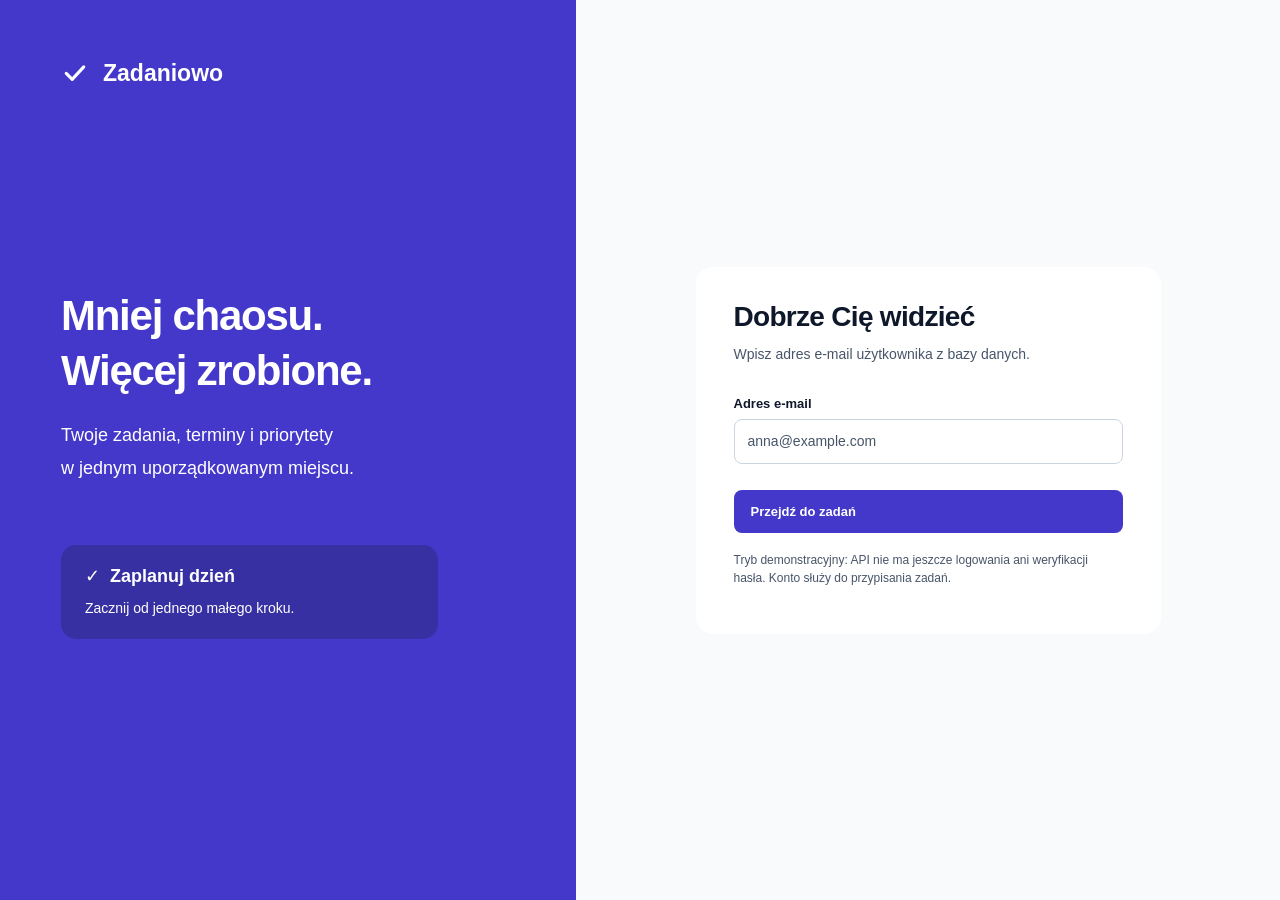
<file: frontend/index.html>
<!doctype html>
<html lang="pl">
<head>
  <meta charset="UTF-8">
  <meta name="viewport" content="width=device-width, initial-scale=1">
  <meta name="theme-color" content="#4338CA">
  <meta name="description" content="Wybierz konto demonstracyjne i wróć do swoich zadań.">
  <title>Wybór konta — Zadaniowo</title>
  <link rel="stylesheet" href="style.css">
  <script src="app.js" defer></script>
</head>
<body>
  <main class="login-page">
    <section class="intro" aria-label="O aplikacji Zadaniowo">
      <div class="intro__content">
        <div class="brand" aria-label="Zadaniowo">
          <svg class="brand__mark" viewBox="0 0 24 24" fill="none" aria-hidden="true"><path d="m4.5 12.3 5.1 5.1L19.5 6.8" stroke="currentColor" stroke-width="2.7" stroke-linecap="round" stroke-linejoin="round"/></svg>
          <span>Zadaniowo</span>
        </div>
        <div class="intro__message">
          <h1>Mniej chaosu.<br>Więcej zrobione.</h1>
          <p>Twoje zadania, terminy i priorytety<br class="desktop-break"> w jednym uporządkowanym miejscu.</p>
        </div>
        <div class="tip">
          <div class="tip__title"><span aria-hidden="true">✓</span> Zaplanuj dzień</div>
          <p>Zacznij od jednego małego kroku.</p>
        </div>
      </div>
    </section>
    <section class="form-area" aria-label="Wybór konta demonstracyjnego">
      <div class="login-card">
        <h2>Dobrze Cię widzieć</h2>
        <p class="login-card__subtitle">Wpisz adres e-mail użytkownika z bazy danych.</p>
        <form id="login-form">
          <div class="field">
            <label for="email">Adres e-mail</label>
            <input id="email" name="email" type="email" placeholder="anna@example.com" autocomplete="username" required>
          </div>

          <button class="submit-button" type="submit">Przejdź do zadań</button>
        </form>
        <p class="demo-note">Tryb demonstracyjny: API nie ma jeszcze logowania ani weryfikacji hasła. Konto służy do przypisania zadań.</p>
        <p id="form-message" class="form-message" role="status" aria-live="polite" hidden></p>
      </div>
    </section>
  </main>
</body>
</html>
</file>
<file: frontend/style.css>
:root {
  font-family: Inter, "Segoe UI", Arial, sans-serif;
  color: #0F172A;
  background: #F8FAFC;
  font-synthesis: none;
  text-rendering: optimizeLegibility;
  -webkit-font-smoothing: antialiased;
}

/* Base */
* {
  box-sizing: border-box;
}

body {
  margin: 0;
}

button,
input {
  font: inherit;
}

.brand,
.intro__message h1,
.login-card h2 {
  font-family: Manrope, "Segoe UI", Arial, sans-serif;
}

/* Page layout */
.login-page {
  display: grid;
  grid-template-columns: 45% 55%;
  min-width: 1100px;
  min-height: 100vh;
}

/* Intro panel */
.intro {
  background: #4338CA;
  color: #fff;
}

.intro__content {
  display: flex;
  flex-direction: column;
  min-height: 100vh;
  padding: 59px 61px 60px;
}

.brand {
  display: flex;
  align-items: center;
  gap: 14px;
  font-size: 23px;
  font-weight: 700;
  line-height: 1;
}

.brand__mark {
  width: 28px;
  height: 28px;
}

.intro__message {
  margin-top: auto;
}

.intro__message h1 {
  margin: 0;
  font-size: clamp(32px, 3.55vw, 42px);
  font-weight: 750;
  letter-spacing: -.03em;
  line-height: 1.31;
}

.intro__message p {
  margin: 21px 0 0;
  color: #FFFFFF;
  font-size: 18px;
  line-height: 1.85;
}

.tip {
  width: 100%;
  max-width: 377px;
  margin-top: 59px;
  margin-bottom: auto;
  padding: 20px 24px 21px;
  border-radius: 15px;
  background: #3730A3;
}

.tip__title {
  display: flex;
  align-items: baseline;
  gap: 10px;
  font-size: 18px;
  font-weight: 650;
}

.tip p {
  margin: 11px 0 0;
  color: #FFFFFF;
  font-size: 14px;
  line-height: 1.45;
}

/* Login card */
.form-area {
  display: flex;
  align-items: center;
  justify-content: center;
  min-width: 0;
  padding: 40px 30px;
  background: #F8FAFC;
}

.login-card {
  width: min(100%, 465px);
  padding: 32px 38px 47px;
  border-radius: 17px;
  background: #fff;
}

.login-card h2 {
  margin: 0;
  font-size: 28px;
  font-weight: 750;
  letter-spacing: -.025em;
  line-height: 1.25;
}

.login-card__subtitle {
  margin: 10px 0 31px;
  color: #475569;
  font-size: 14px;
  line-height: 1.5;
}

/* Form fields */
.field {
  margin-bottom: 22px;
}

.field label {
  display: block;
  margin-bottom: 8px;
  font-size: 13px;
  font-weight: 650;
}

.field input {
  display: block;
  width: 100%;
  height: 45px;
  padding: 0 13px;
  border: 1px solid #CBD5E1;
  border-radius: 8px;
  outline: none;
  background: #fff;
  color: #0F172A;
  font-size: 14px;
  transition: border-color .15s, box-shadow .15s;
}

.field input::placeholder {
  color: #475569;
  opacity: 1;
}

.field input:focus {
  border-color: #4338CA;
  box-shadow: 0 0 0 3px rgb(67 56 202 / 13%);
}

.field--password {
  margin-bottom: 12px;
}

/* Form actions and feedback */
.forgot-row {
  display: flex;
  justify-content: flex-end;
}

.text-button,
.register-button {
  padding: 0;
  border: 0;
  background: none;
  color: #4338CA;
  cursor: pointer;
  font-size: 13px;
}

.text-button:hover,
.register-button:hover {
  text-decoration: underline;
}

.text-button:focus-visible,
.register-button:focus-visible,
.submit-button:focus-visible {
  outline: 3px solid #a7a3ff;
  outline-offset: 3px;
}

.submit-button {
  display: block;
  width: 100%;
  height: 43px;
  margin-top: 26px;
  padding-left: 17px;
  border: 0;
  border-radius: 8px;
  background: #4338CA;
  color: #fff;
  cursor: pointer;
  font-size: 13px;
  font-weight: 650;
  text-align: left;
  transition: background-color .15s;
}

.submit-button:hover {
  background: #3730A3;
}

.register-button {
  display: block;
  margin: 27px auto 0;
}

.form-message {
  margin: 17px 0 0;
  padding: 11px 12px;
  border-radius: 8px;
  background: #EEF2FF;
  color: #3730A3;
  font-size: 12px;
  line-height: 1.4;
}

.demo-note {
  margin: 18px 0 0;
  color: #475569;
  font-size: 12px;
  line-height: 1.5;
}
.submit-button:disabled {
  opacity: .65;
  cursor: wait;
}
</file>
<file: frontend/tasks.css>
[hidden] { display: none !important; }

body {
  min-width: 1100px;
  background: #F8FAFC;
}

button,
input,
textarea,
select {
  font: inherit;
}

button,
a,
input,
textarea,
select {
  -webkit-tap-highlight-color: transparent;
}

button:focus-visible,
a:focus-visible,
input:focus-visible,
textarea:focus-visible,
select:focus-visible {
  outline: 3px solid #A5B4FC;
  outline-offset: 3px;
}

/* Shared header */
.app-header {
  display: flex;
  align-items: center;
  justify-content: space-between;
  height: 80px;
  padding: 0 40px;
  background: #FFFFFF;
}

.app-brand {
  display: inline-flex;
  align-items: center;
  gap: 12px;
  color: #0F172A;
  font-family: Manrope, "Segoe UI", Arial, sans-serif;
  font-size: 22px;
  font-weight: 700;
  text-decoration: none;
}

.app-brand__mark {
  display: grid;
  width: 32px;
  height: 32px;
  place-items: center;
  border-radius: 8px;
  background: #4338CA;
  color: #FFFFFF;
  font-size: 24px;
  line-height: 1;
}

.app-header__account {
  display: flex;
  align-items: center;
  gap: 30px;
  color: #475569;
  font-size: 14px;
}

.link-button {
  padding: 0;
  border: 0;
  background: transparent;
  color: #4338CA;
  cursor: pointer;
}

/* Task list */
.tasks-main {
  max-width: 1200px;
  margin: 0 auto;
  padding: 31px 64px 90px;
}

.page-heading {
  display: flex;
  align-items: flex-start;
  justify-content: space-between;
  gap: 32px;
  margin-bottom: 27px;
}

.page-heading h1,
.task-form-card h1 {
  margin: 0;
  font-family: Manrope, "Segoe UI", Arial, sans-serif;
  font-size: 32px;
  font-weight: 700;
  line-height: 1.3;
}

.page-heading p,
.task-form-card > p {
  margin: 8px 0 0;
  color: #475569;
  font-size: 16px;
}

.primary-button {
  display: inline-flex;
  align-items: center;
  justify-content: center;
  min-height: 44px;
  padding: 0 19px;
  border: 0;
  border-radius: 10px;
  background: #4338CA;
  color: #FFFFFF;
  cursor: pointer;
  font-size: 14px;
  font-weight: 600;
  text-decoration: none;
}

.primary-button:hover {
  background: #3730A3;
}

.add-button {
  min-width: 190px;
  margin-top: 7px;
}

.tasks-toolbar {
  display: flex;
  align-items: center;
  justify-content: space-between;
  min-height: 60px;
  padding: 9px 14px;
  border-radius: 12px;
  background: #FFFFFF;
}

.filters {
  display: flex;
  align-items: center;
  gap: 10px;
}

.filter {
  min-height: 40px;
  padding: 0 16px;
  border: 0;
  border-radius: 9px;
  background: transparent;
  color: #475569;
  cursor: pointer;
  font-size: 14px;
}

.filter.is-active {
  background: #4338CA;
  color: #FFFFFF;
  font-weight: 600;
}

.search-label {
  position: absolute;
  width: 1px;
  height: 1px;
  overflow: hidden;
  clip-path: inset(50%);
  white-space: nowrap;
}

.task-search {
  width: 250px;
  height: 40px;
  padding: 0 13px;
  border: 1px solid transparent;
  border-radius: 8px;
  background: #FFFFFF;
  color: #0F172A;
  font-size: 14px;
}

.task-search::placeholder {
  color: #475569;
}

.task-search:focus {
  border-color: #CBD5E1;
  outline: 3px solid rgb(67 56 202 / 13%);
}

.task-columns,
.task-row {
  display: grid;
  grid-template-columns: minmax(0, 1fr) 190px 186px 116px;
  align-items: center;
}

.task-columns {
  margin-top: 25px;
  padding: 0 24px;
  color: #475569;
  font-size: 12px;
  font-weight: 700;
}

.task-row {
  min-height: 94px;
  margin-top: 16px;
  padding: 14px 24px;
  border-radius: 12px;
  background: #FFFFFF;
}

.task-row__main {
  display: flex;
  align-items: center;
  min-width: 0;
  gap: 20px;
}

.task-row__checkbox {
  flex: 0 0 auto;
  width: 25px;
  height: 25px;
  margin: 0;
  accent-color: #0F766E;
  cursor: pointer;
}

.task-row__text {
  min-width: 0;
}

.task-row__title {
  margin: 0;
  overflow: hidden;
  color: #0F172A;
  font-size: 17px;
  font-weight: 600;
  text-overflow: ellipsis;
  white-space: nowrap;
}

.task-row__description {
  margin: 8px 0 0;
  overflow: hidden;
  color: #475569;
  font-size: 14px;
  text-overflow: ellipsis;
  white-space: nowrap;
}

.priority {
  display: inline-flex;
  align-items: center;
  min-width: 104px;
  min-height: 32px;
  padding: 0 20px;
  border-radius: 999px;
  font-size: 14px;
  font-weight: 600;
}

.priority--high {
  background: #FFF1F2;
  color: #9F1239;
}

.priority--medium,
.priority--low {
  background: #F1F5F9;
  color: #475569;
}

.task-row__date {
  color: #475569;
  font-size: 14px;
}

.task-row__edit {
  color: #4338CA;
  font-size: 14px;
  font-weight: 600;
  text-decoration: none;
}

.task-row__edit:hover,
.back-link:hover,
.cancel-link:hover {
  text-decoration: underline;
}

.task-summary {
  margin: 45px 0 0;
  color: #475569;
  font-size: 14px;
}

.empty-state {
  margin: 16px 0 0;
  padding: 35px;
  border-radius: 12px;
  background: #FFFFFF;
  color: #475569;
  text-align: center;
}

.task-notice {
  display: inline-block;
  margin: 20px 0 0;
  padding: 11px 15px;
  border-radius: 8px;
  background: #ECFDF5;
  color: #0F766E;
}

/* Add and edit form */
.form-main {
  width: 696px;
  margin: 45px auto 60px;
}

.back-link {
  color: #4338CA;
  font-size: 14px;
  text-decoration: none;
}

.task-form-card {
  margin-top: 25px;
  padding: 21px 40px 24px;
  border-radius: 18px;
  background: #FFFFFF;
}

.task-form-card > p {
  margin-bottom: 27px;
}

.task-field {
  margin-bottom: 20px;
}

.task-field label {
  display: block;
  margin-bottom: 8px;
  color: #0F172A;
  font-size: 14px;
  font-weight: 600;
}

.task-field input,
.task-field textarea,
.task-field select {
  display: block;
  width: 100%;
  min-height: 47px;
  padding: 11px 13px;
  border: 1px solid #CBD5E1;
  border-radius: 8px;
  background: #FFFFFF;
  color: #0F172A;
  font-size: 15px;
}

.task-field textarea {
  min-height: 112px;
  resize: vertical;
}

.task-field input::placeholder,
.task-field textarea::placeholder {
  color: #475569;
}

.task-field input:focus,
.task-field textarea:focus,
.task-field select:focus {
  border-color: #4338CA;
  outline: 3px solid rgb(67 56 202 / 13%);
}

.task-form-grid {
  display: grid;
  grid-template-columns: 1fr 1fr;
  column-gap: 39px;
}

.field-error {
  display: block;
  margin-top: 7px;
  color: #9F1239;
  font-size: 13px;
}

.field-error[hidden] {
  display: none;
}

.task-form-actions {
  display: flex;
  align-items: center;
  justify-content: flex-end;
  gap: 55px;
  margin-top: -1px;
}

.cancel-link {
  color: #475569;
  font-size: 14px;
  font-weight: 600;
  text-decoration: none;
}

.save-button {
  min-width: 170px;
}

.task-row__actions {
  display: flex;
  align-items: center;
  gap: 13px;
}
.task-row__delete {
  padding: 0;
  border: 0;
  background: none;
  color: #9F1239;
  cursor: pointer;
  font-size: 13px;
}
.task-row__delete:hover { text-decoration: underline; }
.comment-item {
  padding: 11px 0;
  border-bottom: 1px solid #CBD5E1;
  color: #475569;
}
#comments-panel { margin-top: 20px; }
#comments-panel h2 { font-size: 20px; }
#comment-form label { display: block; margin: 16px 0 8px; }
#comment-content { width: 100%; min-height: 90px; padding: 11px; border: 1px solid #CBD5E1; border-radius: 8px; font: inherit; }
#comment-form button { margin-top: 12px; }
#comment-notice { color: #9F1239; }
</file>
